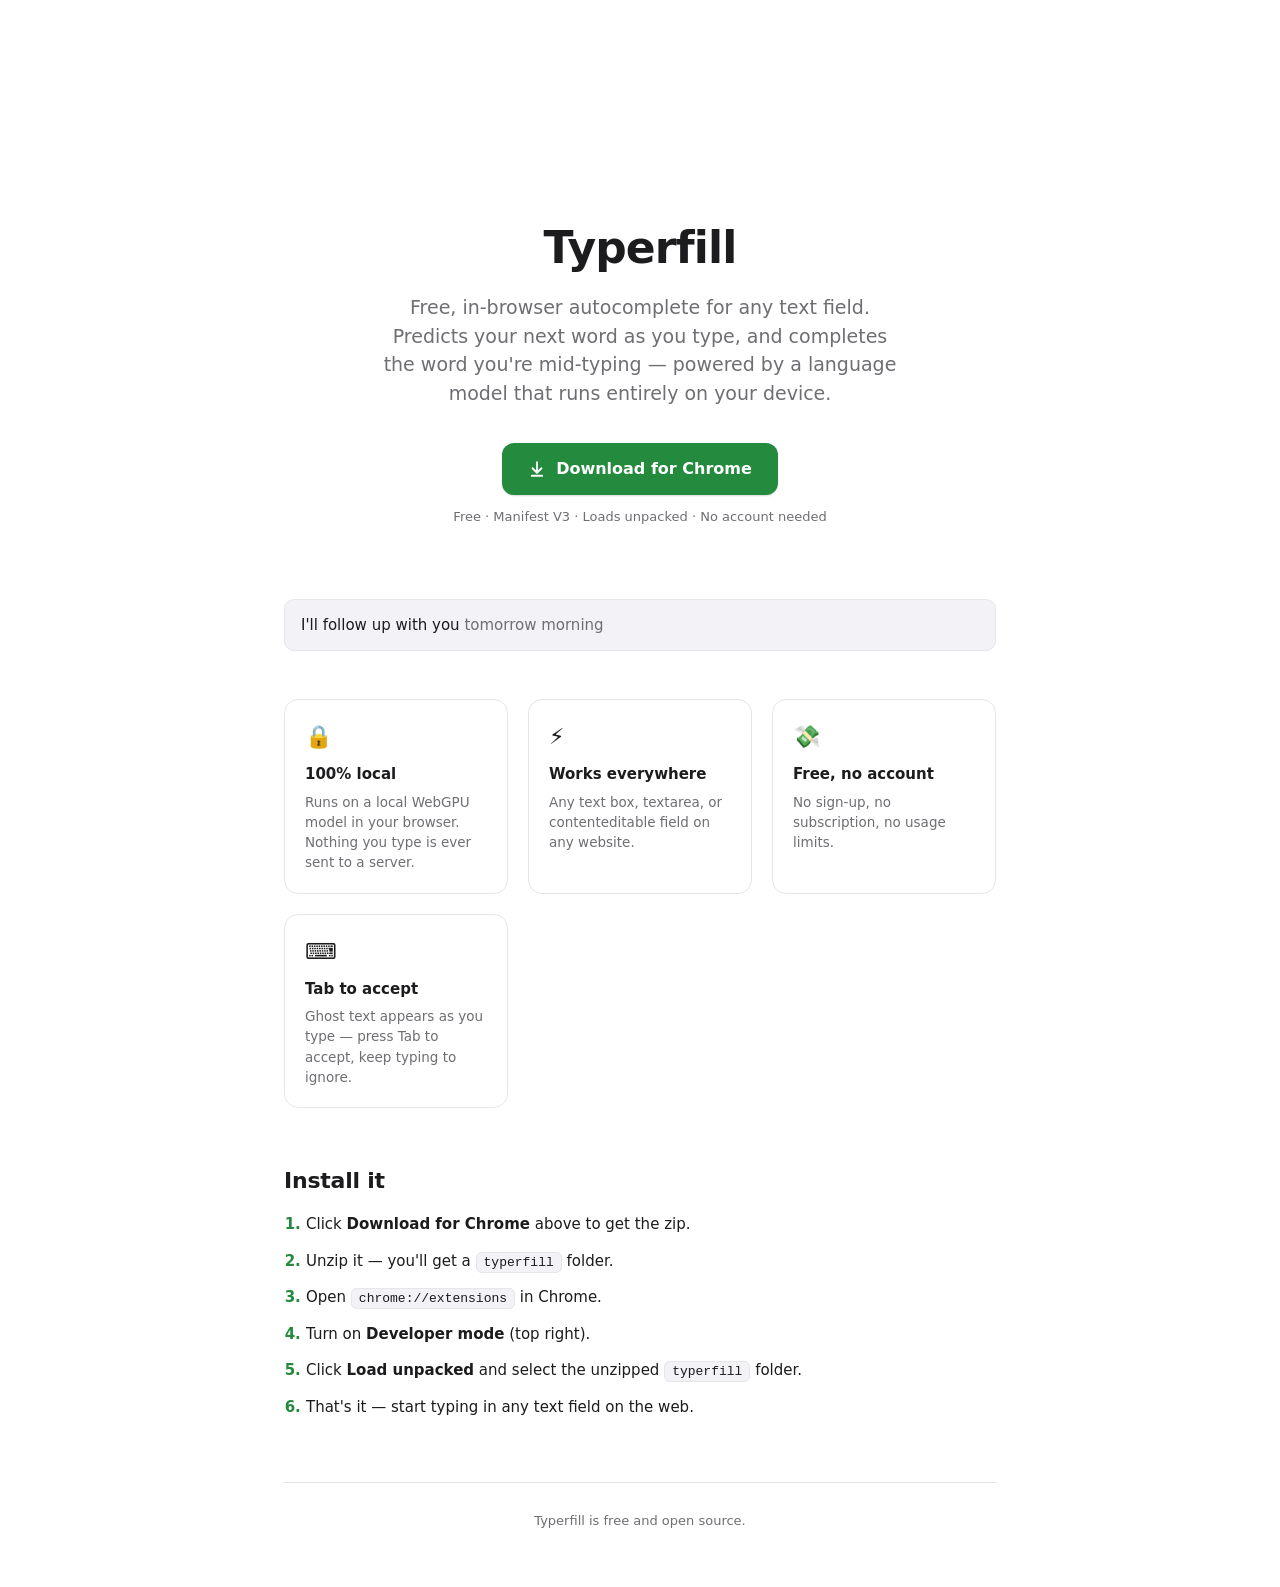
<file: index.html>
<!DOCTYPE html>
<html lang="en">
<head>
<meta charset="utf-8">
<meta name="viewport" content="width=device-width, initial-scale=1">
<title>Typerfill — free, private, in-browser autocomplete</title>
<meta name="description" content="Typerfill predicts your next word right in the page, using a local WebGPU LLM. Free, no account, nothing ever leaves your browser.">
<style>
  :root {
    color-scheme: light dark;
    --bg: #ffffff;
    --bg-soft: #f5f5f7;
    --fg: #1c1c1e;
    --muted: #6e6e73;
    --border: #e5e5ea;
    --accent: #34c759;
    --accent-dark: #248a3d;
    --card: #ffffff;
    --code-bg: #f2f2f7;
  }
  @media (prefers-color-scheme: dark) {
    :root {
      --bg: #000000;
      --bg-soft: #131315;
      --fg: #f2f2f7;
      --muted: #9a9a9e;
      --border: #2c2c2e;
      --accent: #30d158;
      --accent-dark: #2bb84f;
      --card: #1c1c1e;
      --code-bg: #1c1c1e;
    }
  }

  * { box-sizing: border-box; }

  html, body {
    margin: 0;
    padding: 0;
    background: var(--bg);
    color: var(--fg);
  }

  body {
    font-family: -apple-system, BlinkMacSystemFont, "SF Pro Text", "Segoe UI", system-ui, sans-serif;
    line-height: 1.5;
  }

  a { color: var(--accent-dark); }
  @media (prefers-color-scheme: dark) { a { color: var(--accent); } }

  .wrap {
    max-width: 760px;
    margin: 0 auto;
    padding: 0 24px;
  }

  header.hero {
    padding: 96px 0 64px;
    text-align: center;
  }

  .logo {
    width: 88px;
    height: 88px;
    border-radius: 22px;
    margin-bottom: 24px;
  }

  h1 {
    font-size: clamp(32px, 5vw, 44px);
    font-weight: 700;
    letter-spacing: -0.02em;
    margin: 0 0 12px;
  }

  .tagline {
    font-size: 19px;
    color: var(--muted);
    max-width: 520px;
    margin: 0 auto 36px;
  }

  .btn {
    display: inline-flex;
    align-items: center;
    gap: 10px;
    font-size: 16px;
    font-weight: 600;
    color: #ffffff;
    background: var(--accent-dark);
    border: none;
    border-radius: 12px;
    padding: 14px 26px;
    text-decoration: none;
    cursor: pointer;
    transition: transform 0.1s ease, box-shadow 0.15s ease;
    box-shadow: 0 1px 2px rgba(0, 0, 0, 0.15);
  }

  .btn:hover {
    transform: translateY(-1px);
    box-shadow: 0 6px 16px rgba(52, 199, 89, 0.35);
  }

  .btn:active {
    transform: translateY(0);
  }

  .btn svg { flex-shrink: 0; }

  .btn-note {
    display: block;
    margin-top: 12px;
    font-size: 13px;
    color: var(--muted);
  }

  .features {
    display: grid;
    grid-template-columns: repeat(auto-fit, minmax(200px, 1fr));
    gap: 20px;
    margin: 48px 0;
  }

  .feature {
    background: var(--card);
    border: 1px solid var(--border);
    border-radius: 14px;
    padding: 20px;
  }

  .feature .icon {
    font-size: 22px;
    margin-bottom: 10px;
  }

  .feature h3 {
    font-size: 15px;
    margin: 0 0 6px;
  }

  .feature p {
    font-size: 13.5px;
    color: var(--muted);
    margin: 0;
  }

  section h2 {
    font-size: 22px;
    letter-spacing: -0.01em;
    margin: 56px 0 16px;
  }

  ol.steps {
    padding-left: 22px;
    margin: 0 0 40px;
  }

  ol.steps li {
    margin-bottom: 14px;
    font-size: 15px;
  }

  ol.steps li::marker {
    font-weight: 600;
    color: var(--accent-dark);
  }

  code, .path {
    background: var(--code-bg);
    border: 1px solid var(--border);
    border-radius: 6px;
    padding: 2px 7px;
    font-family: ui-monospace, SFMono-Regular, Menlo, Consolas, monospace;
    font-size: 13px;
  }

  footer {
    border-top: 1px solid var(--border);
    margin-top: 64px;
    padding: 28px 0 56px;
    font-size: 13px;
    color: var(--muted);
    text-align: center;
  }

  .ghost-demo {
    font-size: 15px;
    background: var(--code-bg);
    border: 1px solid var(--border);
    border-radius: 10px;
    padding: 14px 16px;
    margin: 8px 0 40px;
  }
  .ghost-demo .typed { color: var(--fg); }
  .ghost-demo .predicted { color: var(--muted); }
</style>
</head>
<body>
  <div class="wrap">
    <header class="hero">
      <img class="logo" alt="Typerfill logo" src="[data-uri]">
      <h1>Typerfill</h1>
      <p class="tagline">Free, in-browser autocomplete for any text field. Predicts your next word as you type, and completes the word you're mid-typing — powered by a language model that runs entirely on your device.</p>

      <a class="btn" id="download-btn" href="#" download>
        <svg width="18" height="18" viewBox="0 0 24 24" fill="none" stroke="currentColor" stroke-width="2.4" stroke-linecap="round" stroke-linejoin="round"><path d="M12 3v13"/><path d="M6 11l6 6 6-6"/><path d="M5 21h14"/></svg>
        Download for Chrome
      </a>
      <span class="btn-note">Free · Manifest V3 · Loads unpacked · No account needed</span>
    </header>

    <div class="ghost-demo">
      <span class="typed">I'll follow up with you </span><span class="predicted">tomorrow morning</span>
    </div>

    <div class="features">
      <div class="feature">
        <div class="icon">🔒</div>
        <h3>100% local</h3>
        <p>Runs on a local WebGPU model in your browser. Nothing you type is ever sent to a server.</p>
      </div>
      <div class="feature">
        <div class="icon">⚡</div>
        <h3>Works everywhere</h3>
        <p>Any text box, textarea, or contenteditable field on any website.</p>
      </div>
      <div class="feature">
        <div class="icon">💸</div>
        <h3>Free, no account</h3>
        <p>No sign-up, no subscription, no usage limits.</p>
      </div>
      <div class="feature">
        <div class="icon">⌨️</div>
        <h3>Tab to accept</h3>
        <p>Ghost text appears as you type — press Tab to accept, keep typing to ignore.</p>
      </div>
    </div>

    <section>
      <h2>Install it</h2>
      <ol class="steps">
        <li>Click <strong>Download for Chrome</strong> above to get the zip.</li>
        <li>Unzip it — you'll get a <span class="path">typerfill</span> folder.</li>
        <li>Open <code>chrome://extensions</code> in Chrome.</li>
        <li>Turn on <strong>Developer mode</strong> (top right).</li>
        <li>Click <strong>Load unpacked</strong> and select the unzipped <span class="path">typerfill</span> folder.</li>
        <li>That's it — start typing in any text field on the web.</li>
      </ol>
    </section>

    <footer>
      Typerfill is free and open source.
    </footer>
  </div>

  <script>
    const REPO_ZIP_URL = "https://github.com/ltorl/typerfill/archive/refs/heads/main.zip";
    document.getElementById("download-btn").href = REPO_ZIP_URL;
  </script>
</body>
</html>
</file>
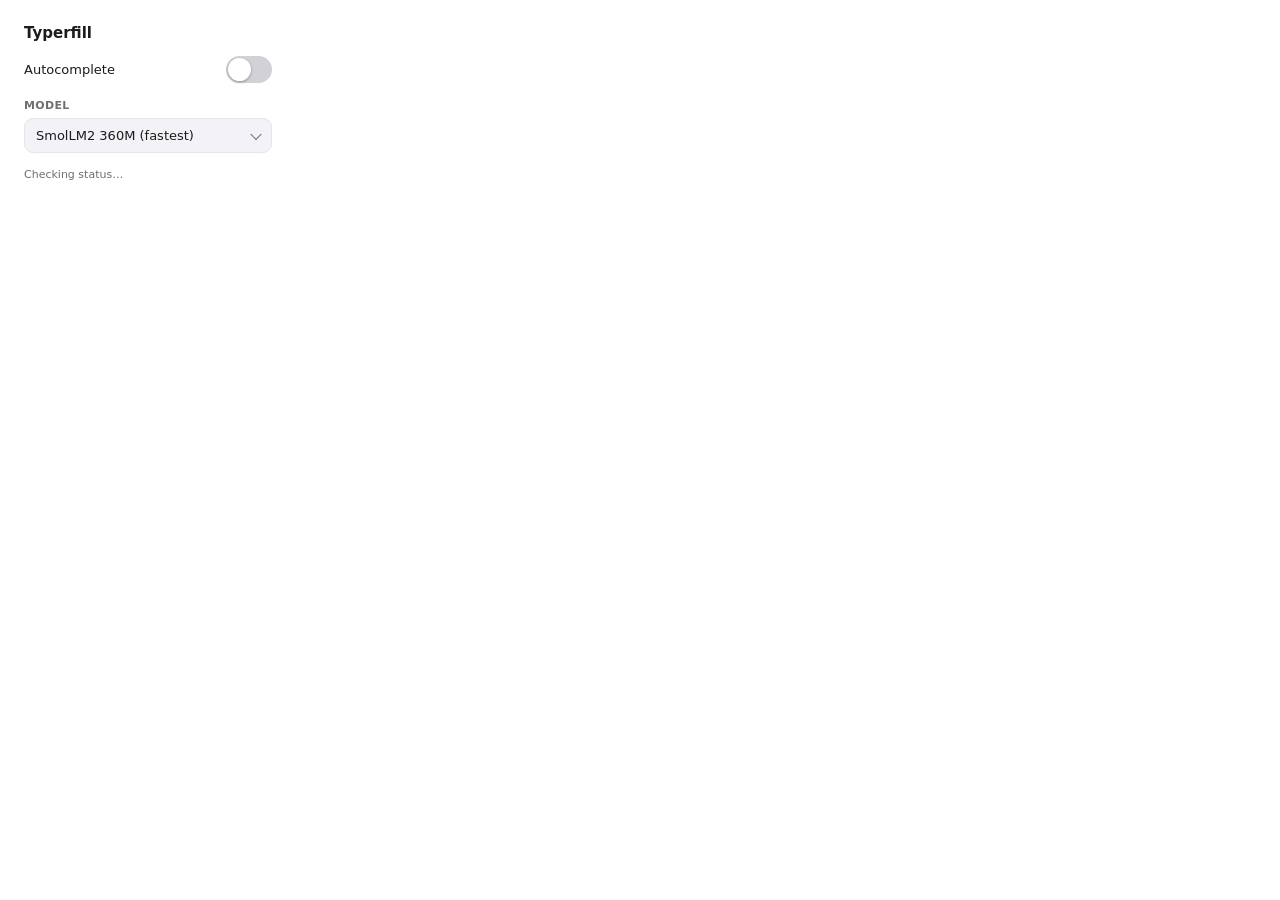
<file: popup.html>
<!DOCTYPE html>
<html>
<head>
<meta charset="utf-8">
<style>
  :root {
    color-scheme: light dark;
    --bg: #ffffff;
    --fg: #1c1c1e;
    --muted: #6e6e73;
    --border: #e5e5ea;
    --accent: #34c759;
    --track-off: #d1d1d6;
    --select-bg: #f2f2f7;
  }
  @media (prefers-color-scheme: dark) {
    :root {
      --bg: #1e1e1e;
      --fg: #f2f2f7;
      --muted: #9a9a9e;
      --border: #3a3a3c;
      --accent: #30d158;
      --track-off: #48484a;
      --select-bg: #2c2c2e;
    }
  }

  * { box-sizing: border-box; }

  body {
    font-family: -apple-system, BlinkMacSystemFont, "SF Pro Text", system-ui, sans-serif;
    width: 280px;
    padding: 16px;
    background: var(--bg);
    color: var(--fg);
  }

  h1 {
    font-size: 15px;
    font-weight: 600;
    margin: 0 0 14px;
  }

  .row {
    display: flex;
    align-items: center;
    justify-content: space-between;
    margin-bottom: 16px;
  }

  .row-label {
    font-size: 13px;
    font-weight: 500;
  }

  /* Big iOS-style on/off switch */
  .switch {
    position: relative;
    display: inline-block;
    width: 46px;
    height: 27px;
    flex-shrink: 0;
  }

  .switch input {
    opacity: 0;
    width: 0;
    height: 0;
  }

  .switch-track {
    position: absolute;
    inset: 0;
    background: var(--track-off);
    border-radius: 999px;
    cursor: pointer;
    transition: background-color 0.15s ease;
  }

  .switch-track::before {
    content: "";
    position: absolute;
    height: 23px;
    width: 23px;
    left: 2px;
    top: 2px;
    background: #ffffff;
    border-radius: 50%;
    box-shadow: 0 1px 3px rgba(0, 0, 0, 0.3);
    transition: transform 0.15s ease;
  }

  .switch input:checked + .switch-track {
    background: var(--accent);
  }

  .switch input:checked + .switch-track::before {
    transform: translateX(19px);
  }

  .field {
    margin-bottom: 14px;
  }

  .field-label {
    display: block;
    font-size: 11px;
    font-weight: 600;
    text-transform: uppercase;
    letter-spacing: 0.03em;
    color: var(--muted);
    margin-bottom: 6px;
  }

  .select-wrap {
    position: relative;
  }

  select {
    appearance: none;
    -webkit-appearance: none;
    width: 100%;
    font-size: 13px;
    font-family: inherit;
    color: var(--fg);
    background: var(--select-bg);
    border: 1px solid var(--border);
    border-radius: 9px;
    padding: 9px 30px 9px 11px;
    cursor: pointer;
  }

  select:focus {
    outline: 2px solid var(--accent);
    outline-offset: 1px;
  }

  .select-wrap::after {
    content: "";
    position: absolute;
    right: 12px;
    top: 50%;
    width: 7px;
    height: 7px;
    border-right: 1.5px solid var(--muted);
    border-bottom: 1.5px solid var(--muted);
    transform: translateY(-70%) rotate(45deg);
    pointer-events: none;
  }

  #status {
    font-size: 11px;
    color: var(--muted);
    margin-top: 2px;
    white-space: pre-wrap;
    line-height: 1.4;
  }
</style>
</head>
<body>
  <h1>Typerfill</h1>

  <div class="row">
    <span class="row-label">Autocomplete</span>
    <label class="switch">
      <input type="checkbox" id="enabled">
      <span class="switch-track"></span>
    </label>
  </div>

  <div class="field">
    <label class="field-label" for="model">Model</label>
    <div class="select-wrap">
      <select id="model"></select>
    </div>
  </div>

  <div id="status">Checking status…</div>
  <script src="popup.js"></script>
</body>
</html>
</file>
